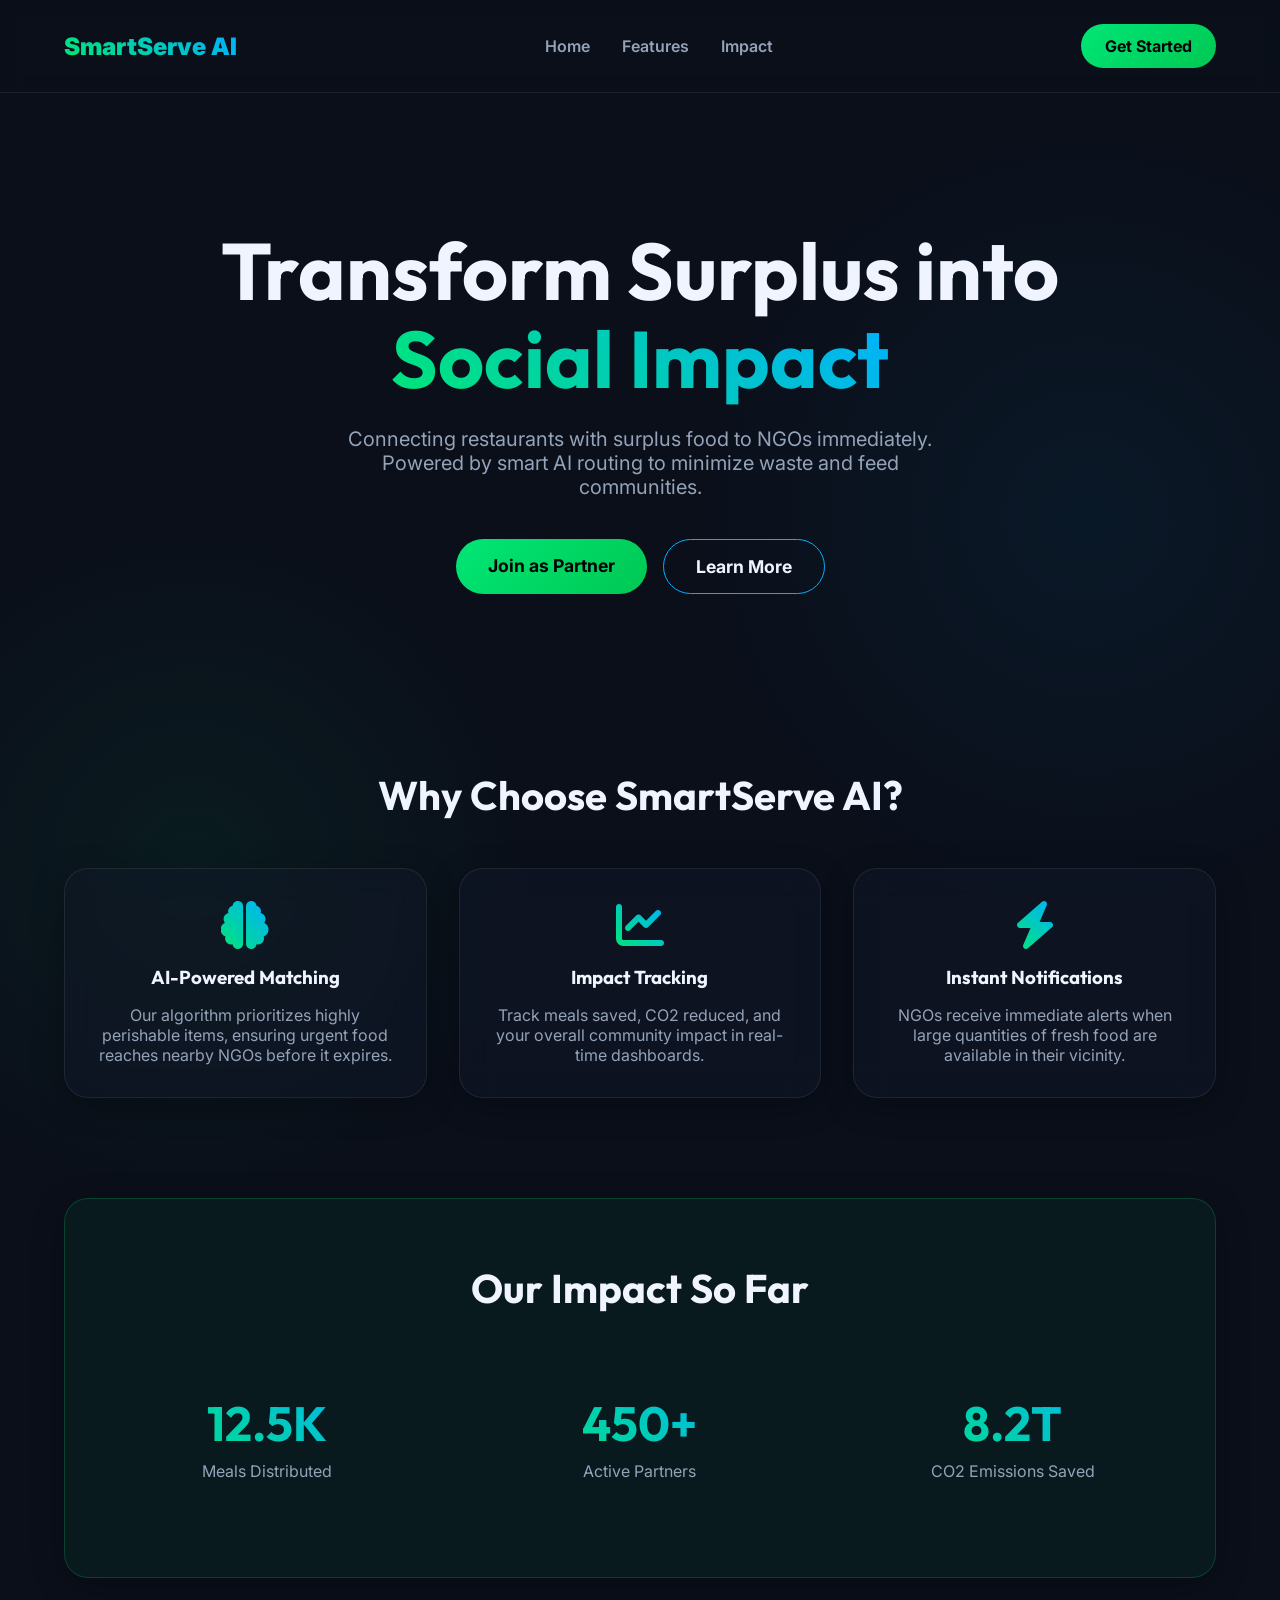
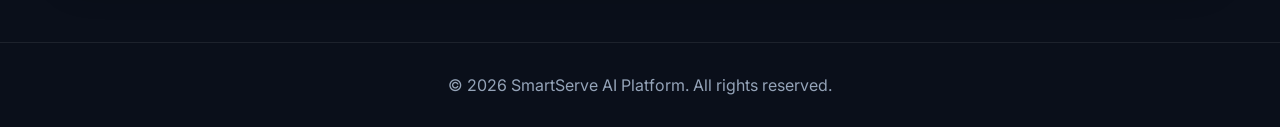
<file: index.html>
<!DOCTYPE html>
<html lang="en">
<head>
  <meta charset="UTF-8">
  <meta name="viewport" content="width=device-width, initial-scale=1.0">
  <title>SmartServe AI - Food Waste Reduction Platform</title>
  <link rel="stylesheet" href="https://cdnjs.cloudflare.com/ajax/libs/font-awesome/6.4.0/css/all.min.css">
  <link rel="stylesheet" href="app.css">
</head>
<body>

  <nav>
    <div class="logo">SmartServe AI</div>
    <div class="nav-links">
      <a href="index.html">Home</a>
      <a href="#features">Features</a>
      <a href="#impact">Impact</a>
    </div>
    <a href="login.html" class="btn-primary">Get Started</a>
  </nav>

  <div class="container hero">
    <div>
      <h1>Transform Surplus into <br><span class="text-gradient">Social Impact</span></h1>
      <p>Connecting restaurants with surplus food to NGOs immediately. Powered by smart AI routing to minimize waste and feed communities.</p>
      <div style="display: flex; gap: 1rem; justify-content: center;">
        <a href="login.html" class="btn-primary" style="font-size: 1.1rem; padding: 1rem 2rem;">Join as Partner</a>
        <a href="#features" class="btn-secondary" style="font-size: 1.1rem; padding: 1rem 2rem;">Learn More</a>
      </div>
    </div>
  </div>

  <div id="features" class="container" style="padding-top: 50px;">
    <h2 style="text-align: center; margin-bottom: 3rem; font-size: 2.5rem;">Why Choose SmartServe AI?</h2>
    <div class="grid-3">
      <div class="glass-panel" style="padding: 2rem; text-align: center;">
        <i class="fas fa-brain text-gradient" style="font-size: 3rem; margin-bottom: 1rem;"></i>
        <h3>AI-Powered Matching</h3>
        <p style="color: var(--text-secondary); margin-top: 1rem;">Our algorithm prioritizes highly perishable items, ensuring urgent food reaches nearby NGOs before it expires.</p>
      </div>
      <div class="glass-panel" style="padding: 2rem; text-align: center;">
        <i class="fas fa-chart-line text-gradient" style="font-size: 3rem; margin-bottom: 1rem;"></i>
        <h3>Impact Tracking</h3>
        <p style="color: var(--text-secondary); margin-top: 1rem;">Track meals saved, CO2 reduced, and your overall community impact in real-time dashboards.</p>
      </div>
      <div class="glass-panel" style="padding: 2rem; text-align: center;">
        <i class="fas fa-bolt text-gradient" style="font-size: 3rem; margin-bottom: 1rem;"></i>
        <h3>Instant Notifications</h3>
        <p style="color: var(--text-secondary); margin-top: 1rem;">NGOs receive immediate alerts when large quantities of fresh food are available in their vicinity.</p>
      </div>
    </div>
  </div>

  <div id="impact" class="container" style="padding-top: 100px;">
    <div class="glass-panel" style="padding: 4rem 2rem; background: rgba(0, 230, 118, 0.05); border-color: rgba(0, 230, 118, 0.2);">
      <h2 style="text-align: center; margin-bottom: 3rem; font-size: 2.5rem;">Our Impact So Far</h2>
      <div class="grid-3">
        <div class="impact-card">
          <h2 class="text-gradient">12.5K</h2>
          <p style="color: var(--text-secondary)">Meals Distributed</p>
        </div>
        <div class="impact-card">
          <h2 class="text-gradient">450+</h2>
          <p style="color: var(--text-secondary)">Active Partners</p>
        </div>
        <div class="impact-card">
          <h2 class="text-gradient">8.2T</h2>
          <p style="color: var(--text-secondary)">CO2 Emissions Saved</p>
        </div>
      </div>
    </div>
  </div>

  <footer>
    <p>&copy; 2026 SmartServe AI Platform. All rights reserved.</p>
  </footer>

</body>
</html>
</file>
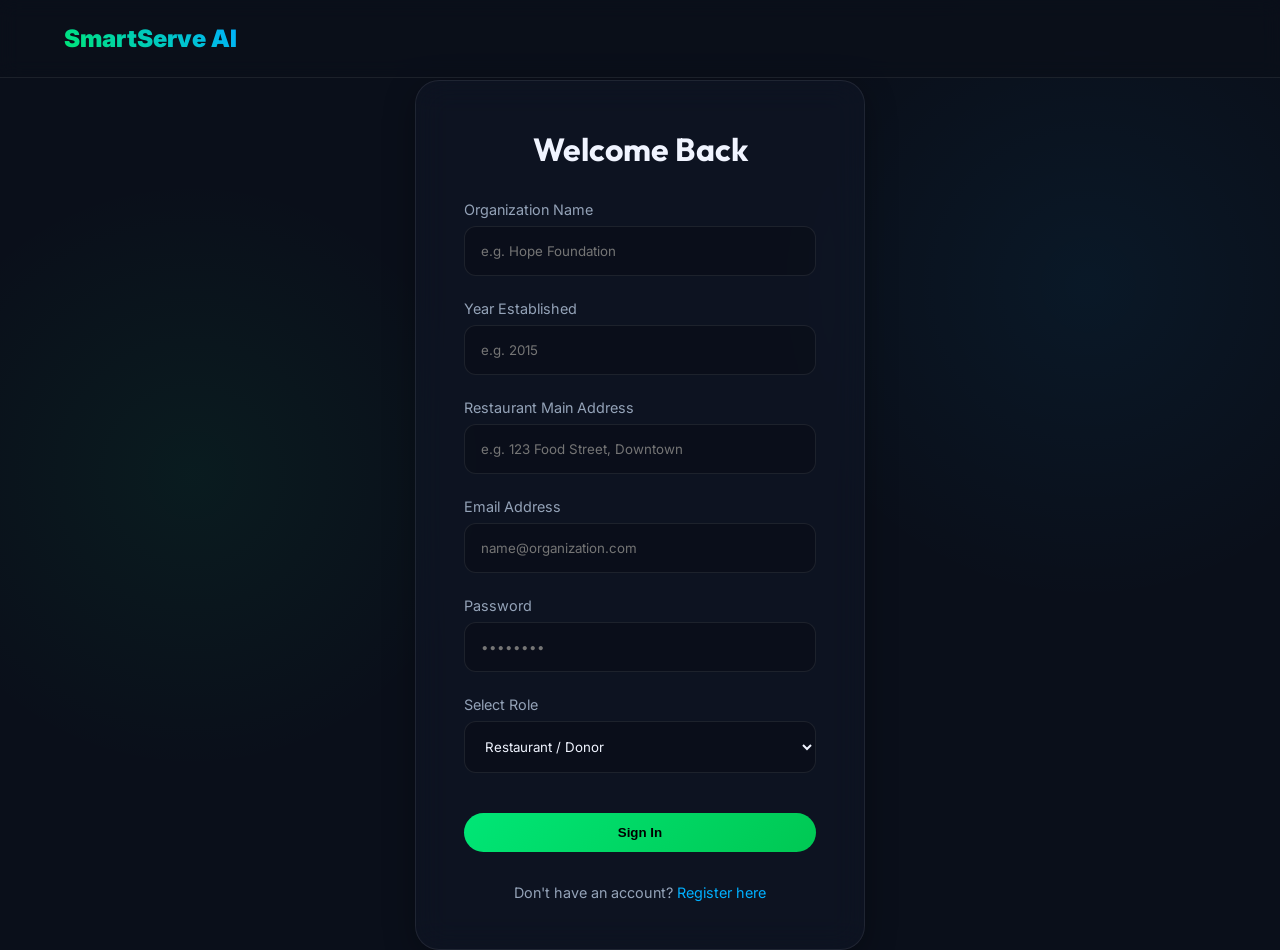
<file: login.html>
<!DOCTYPE html>
<html lang="en">

<head>
  <meta charset="UTF-8">
  <meta name="viewport" content="width=device-width, initial-scale=1.0">
  <title>Login - SmartServe AI</title>
  <link rel="stylesheet" href="app.css">
</head>

<body style="display: flex; align-items: center; justify-content: center;">

  <nav>
    <a href="index.html" class="logo">SmartServe AI</a>
  </nav>

  <div class="glass-panel" style="width: 100%; max-width: 450px; padding: 3rem; margin-top: 80px;">
    <h2 style="text-align: center; margin-bottom: 2rem; font-size: 2rem;">Welcome Back</h2>

    <form id="loginForm">
      <div class="form-group">
        <label for="orgName">Organization Name</label>
        <input type="text" id="orgName" required placeholder="e.g. Hope Foundation">
      </div>

      <div class="form-group" id="ngoYearGroup">
        <label for="establishedYear">Year Established</label>
        <input type="number" id="establishedYear" placeholder="e.g. 2015" min="1900" max="2026">
      </div>

      <div class="form-group" id="restaurantAddressGroup">
        <label for="restaurantAddress">Restaurant Main Address</label>
        <input type="text" id="restaurantAddress" placeholder="e.g. 123 Food Street, Downtown">
      </div>

      <div class="form-group">
        <label for="email">Email Address</label>
        <input type="email" id="email" required placeholder="name@organization.com">
      </div>

      <div class="form-group">
        <label for="password">Password</label>
        <input type="password" id="password" required placeholder="••••••••">
      </div>

      <div class="form-group">
        <label for="role">Select Role</label>
        <select id="role" required>
          <option value="restaurant">Restaurant / Donor</option>
          <option value="ngo">NGO / Orphanage</option>
          <option value="delivery">Delivery Personnel / Volunteer</option>
        </select>
      </div>

      <button type="submit" class="btn-primary" style="width: 100%; margin-top: 1rem;">Sign In</button>
    </form>

    <p style="text-align: center; margin-top: 2rem; color: var(--text-secondary); font-size: 0.9rem;">
      Don't have an account? <a href="#" style="color: var(--accent-blue);">Register here</a>
    </p>
  </div>

  <script src="app.js"></script>
</body>

</html>
</file>
<file: app.css>
@import url('https://fonts.googleapis.com/css2?family=Inter:wght@300;400;600;800&family=Outfit:wght@400;700;900&display=swap');

:root {
  --bg-dark: #0a0f1a;
  --bg-card: rgba(18, 25, 43, 0.45);
  --bg-card-hover: rgba(28, 38, 64, 0.6);
  --text-primary: #f0f4ff;
  --text-secondary: #94a3b8;
  --accent-green: #00e676;
  --accent-blue: #00b0ff;
  --accent-purple: #b388ff;
  --glass-border: rgba(255, 255, 255, 0.08);
  --shadow-glow: 0 0 20px rgba(0, 230, 118, 0.15);
}

* {
  box-sizing: border-box;
  margin: 0;
  padding: 0;
}

body {
  font-family: 'Inter', sans-serif;
  background-color: var(--bg-dark);
  color: var(--text-primary);
  min-height: 100vh;
  position: relative;
  overflow-x: hidden;
  background-image: radial-gradient(circle at 15% 50%, rgba(0, 230, 118, 0.06), transparent 25%),
                    radial-gradient(circle at 85% 30%, rgba(0, 176, 255, 0.06), transparent 25%);
}

/* Glassmorphism Classes */
.glass-panel {
  background: var(--bg-card);
  backdrop-filter: blur(16px);
  -webkit-backdrop-filter: blur(16px);
  border: 1px solid var(--glass-border);
  border-radius: 24px;
  box-shadow: 0 8px 32px 0 rgba(0, 0, 0, 0.3);
  transition: all 0.3s ease;
}

.glass-panel:hover {
  border-color: rgba(255, 255, 255, 0.15);
  transform: translateY(-2px);
  box-shadow: var(--shadow-glow);
}

h1, h2, h3, h4, h5, h6 {
  font-family: 'Outfit', sans-serif;
}

a { text-decoration: none; color: inherit; }

/* Navbar */
nav {
  padding: 1.5rem 5%;
  display: flex;
  justify-content: space-between;
  align-items: center;
  position: fixed;
  width: 100%;
  top: 0;
  z-index: 100;
  background: rgba(10, 15, 26, 0.8);
  backdrop-filter: blur(10px);
  border-bottom: 1px solid var(--glass-border);
}
.logo {
  font-size: 1.5rem;
  font-weight: 900;
  background: linear-gradient(45deg, var(--accent-green), var(--accent-blue));
  -webkit-background-clip: text;
  -webkit-text-fill-color: transparent;
}
.nav-links {
  display: flex;
  gap: 2rem;
}
.nav-links a {
  font-weight: 600;
  color: var(--text-secondary);
  transition: color 0.3s ease;
}
.nav-links a:hover {
  color: var(--text-primary);
}
.btn-primary {
  padding: 0.75rem 1.5rem;
  background: linear-gradient(135deg, var(--accent-green), #00c853);
  color: #000;
  border-radius: 50px;
  font-weight: 700;
  border: none;
  cursor: pointer;
  transition: all 0.3s ease;
}
.btn-primary:hover {
  box-shadow: 0 0 15px var(--accent-green);
  transform: scale(1.05);
}

.btn-secondary {
  padding: 0.75rem 1.5rem;
  background: transparent;
  color: var(--text-primary);
  border-radius: 50px;
  font-weight: 700;
  border: 1px solid var(--accent-blue);
  cursor: pointer;
  transition: all 0.3s ease;
}
.btn-secondary:hover {
  background: rgba(0, 176, 255, 0.1);
  box-shadow: 0 0 15px rgba(0, 176, 255, 0.3);
}

/* Layout Core */
.container {
  width: 90%;
  max-width: 1200px;
  margin: 0 auto;
  padding-top: 100px;
}

/* Forms */
.form-group {
  margin-bottom: 1.5rem;
  display: flex;
  flex-direction: column;
}
.form-group label {
  margin-bottom: 0.5rem;
  font-size: 0.9rem;
  color: var(--text-secondary);
}
.form-group input, .form-group select, .form-group textarea {
  padding: 1rem;
  border-radius: 12px;
  border: 1px solid var(--glass-border);
  background: rgba(0, 0, 0, 0.2);
  color: var(--text-primary);
  font-family: 'Inter', sans-serif;
  outline: none;
  transition: border 0.3s;
}
.form-group input:focus, .form-group select:focus, .form-group textarea:focus {
  border-color: var(--accent-blue);
}

/* Typography styles */
.text-gradient {
  background: linear-gradient(45deg, var(--accent-green), var(--accent-blue));
  -webkit-background-clip: text;
  -webkit-text-fill-color: transparent;
}

/* Layout Utilities */
.grid-2 { display: grid; grid-template-columns: 1fr 1fr; gap: 2rem; }
.grid-3 { display: grid; grid-template-columns: repeat(auto-fit, minmax(300px, 1fr)); gap: 2rem; }

/* Status Badges */
.badge {
  padding: 0.25rem 0.75rem;
  border-radius: 100px;
  font-size: 0.75rem;
  font-weight: 700;
  text-transform: uppercase;
}
.badge.urgent { background: rgba(255, 61, 0, 0.2); color: #ff3d00; border: 1px solid rgba(255, 61, 0, 0.5); }
.badge.normal { background: rgba(0, 230, 118, 0.2); color: #00e676; border: 1px solid rgba(0, 230, 118, 0.5); }

/* Impact Cards */
.impact-card {
  text-align: center;
  padding: 2rem;
}
.impact-card h2 {
  font-size: 3rem;
  margin-bottom: 0.5rem;
}

footer {
  text-align: center;
  padding: 2rem;
  margin-top: 4rem;
  color: var(--text-secondary);
  border-top: 1px solid var(--glass-border);
}

/* Page specific */
.hero {
  min-height: 80vh;
  display: flex;
  align-items: center;
  justify-content: center;
  text-align: center;
}
.hero h1 {
  font-size: 5rem;
  line-height: 1.1;
  margin-bottom: 1.5rem;
}
.hero p {
  font-size: 1.25rem;
  color: var(--text-secondary);
  max-width: 600px;
  margin: 0 auto 2.5rem;
}

.dashboard-header {
  display: flex;
  justify-content: space-between;
  align-items: center;
  margin-bottom: 2rem;
}

.listing-card {
  padding: 1.5rem;
  display: flex;
  flex-direction: column;
  gap: 1rem;
}
.listing-meta {
  display: flex;
  justify-content: space-between;
  font-size: 0.85rem;
  color: var(--text-secondary);
}

.modal {
  display: none;
  position: fixed;
  inset: 0;
  background: rgba(0, 0, 0, 0.8);
  backdrop-filter: blur(5px);
  z-index: 1000;
  align-items: center;
  justify-content: center;
}
.modal.active { display: flex; }
.modal-content {
  width: 90%;
  max-width: 500px;
  padding: 2rem;
}

@media (max-width: 768px) {
  .hero h1 { font-size: 3rem; }
  .grid-2 { grid-template-columns: 1fr; }
}

/* Map Container Styles */
#map, #ngo-map {
  height: 300px;
  width: 100%;
  border-radius: 12px;
  border: 1px solid var(--glass-border);
  margin-top: 1rem;
  z-index: 1; /* Keep map below navbar */
}

/* Mock AI Badges / Predictor Badges */
.badge.fresh { background: rgba(0, 230, 118, 0.2); color: #00e676; border: 1px solid rgba(0, 230, 118, 0.5); }
.badge.leftover { background: rgba(255, 171, 0, 0.2); color: #ffab00; border: 1px solid rgba(255, 171, 0, 0.5); }
.badge.trust { background: rgba(0, 176, 255, 0.2); color: #00b0ff; border: 1px solid rgba(0, 176, 255, 0.5); }
.badge.fake { background: rgba(255, 61, 0, 0.2); color: #ff3d00; border: 1px solid rgba(255, 61, 0, 0.5); }

.ai-prediction-box {
  margin-top: 1rem;
  padding: 1rem;
  border-radius: 12px;
  background: rgba(0, 0, 0, 0.3);
  border: 1px dashed var(--accent-blue);
  font-size: 0.9rem;
}
</file>
